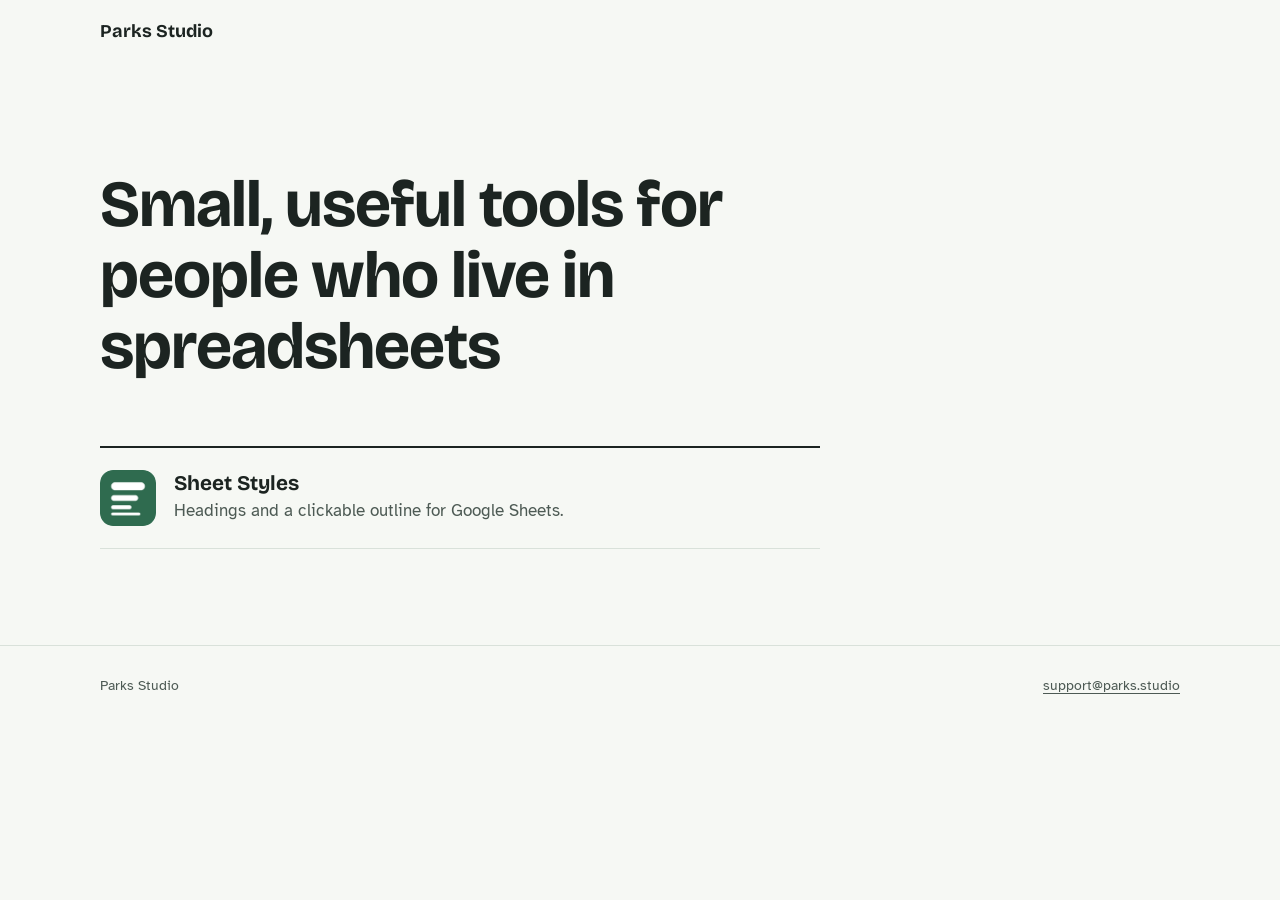
<file: index.html>
<!doctype html>
<html lang="en">
<head>
<meta charset="utf-8">
<meta name="viewport" content="width=device-width, initial-scale=1">
<title>Parks Studio</title>
<meta name="description" content="Parks Studio makes small, useful tools for people who live in spreadsheets.">
<link rel="icon" href="favicon.png">
<link rel="stylesheet" href="styles.css">
<style>
  .studio { padding-top: 12vh; }
  .studio h1 { max-width: 16ch; }
  .products { margin-top: 64px; border-top: 2px solid var(--ink); max-width: 720px; }
  .product { display: grid; grid-template-columns: 56px minmax(0, 1fr); gap: 18px; align-items: center;
             padding: 22px 0; border-bottom: 1px solid var(--grid); color: inherit; text-decoration: none; }
  .product img { width: 56px; height: 56px; border-radius: 13px; }
  .product b { font: 700 1.3rem/1.2 var(--display); display: block; }
  .product span { color: var(--ink-soft); }
  .product:hover b { color: var(--ledger); }
</style>
</head>
<body>
<header class="site-head">
  <div class="wrap"><a class="brand" href="./">Parks Studio</a></div>
</header>

<main class="wrap studio">
  <h1>Small, useful tools for people who live in spreadsheets</h1>
  <div class="products">
    <a class="product" href="sheet-styles/">
      <img src="sheet-styles/icon.png" alt="">
      <div><b>Sheet Styles</b><span>Headings and a clickable outline for Google Sheets.</span></div>
    </a>
  </div>
</main>

<footer class="site-foot">
  <div class="wrap">
    <span>Parks Studio</span>
    <nav aria-label="Contact"><a href="mailto:support@parks.studio">support@parks.studio</a></nav>
  </div>
</footer>
</body>
</html>
</file>
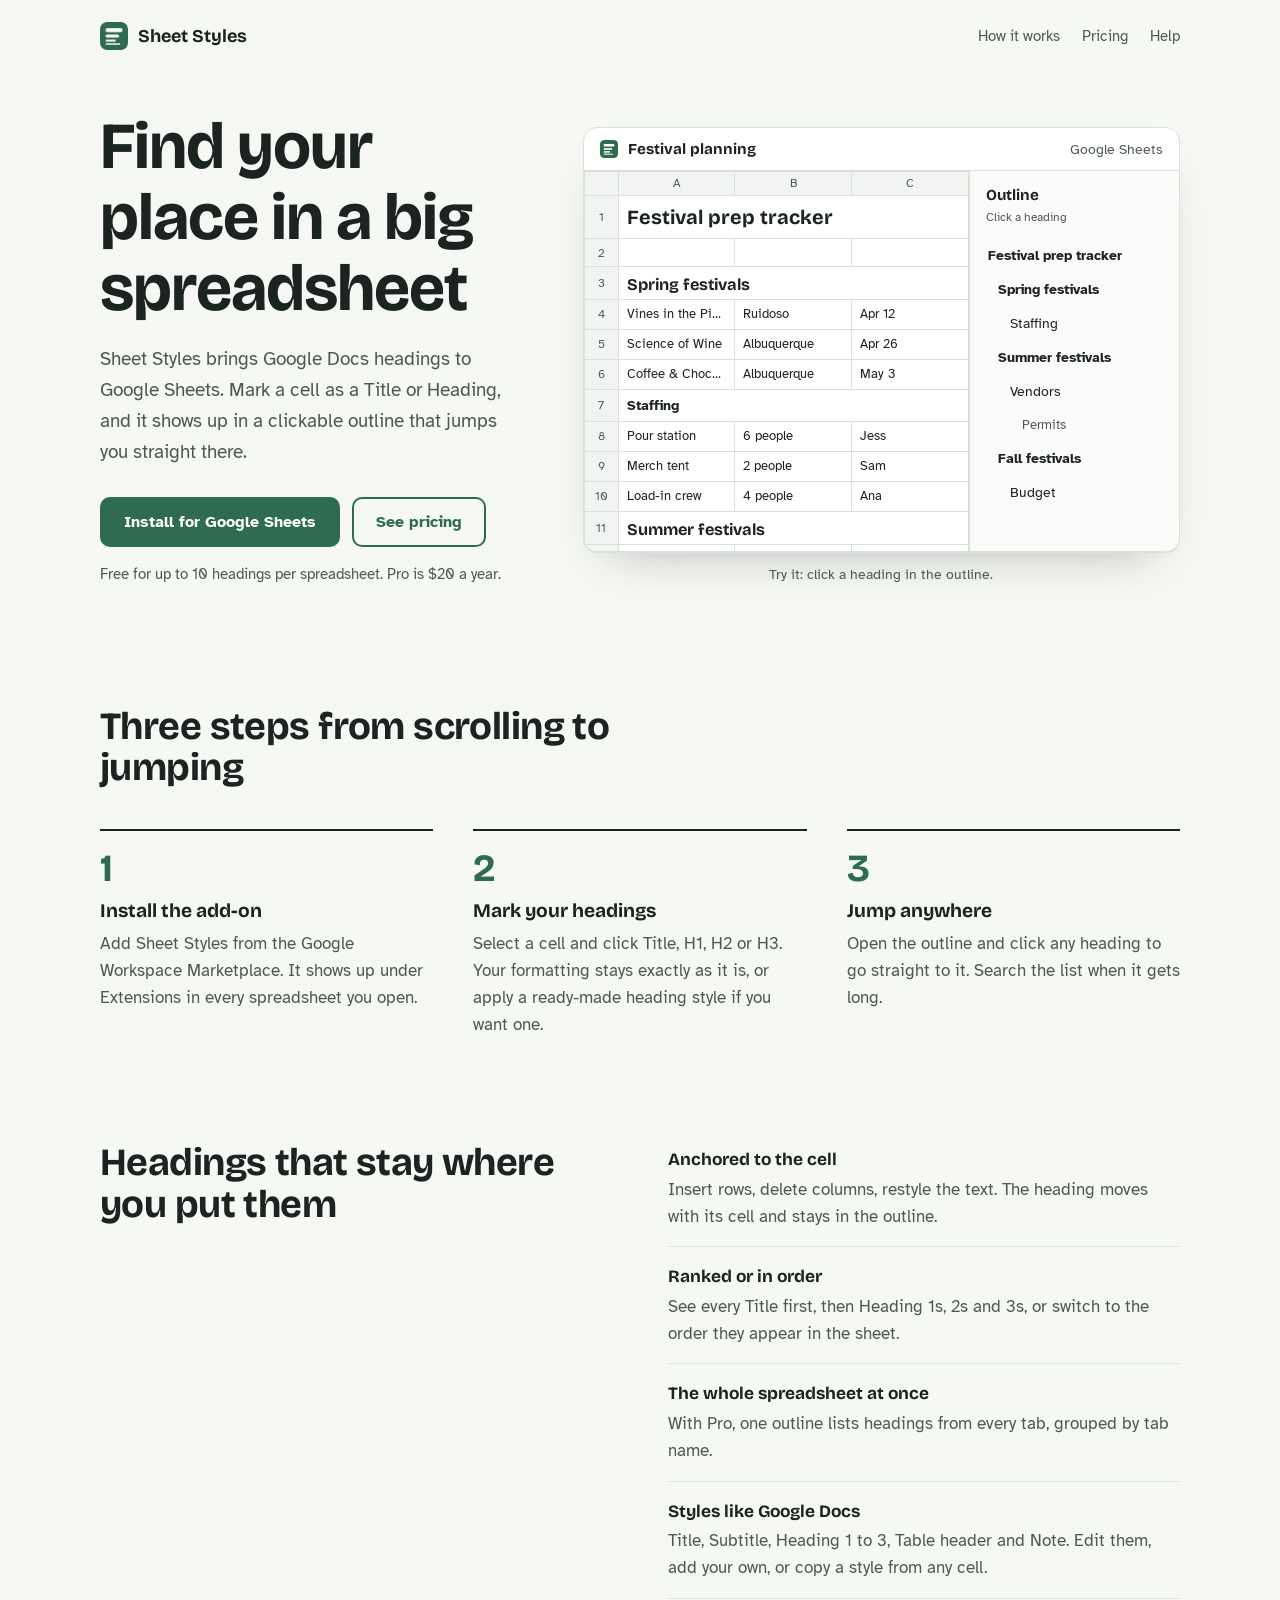
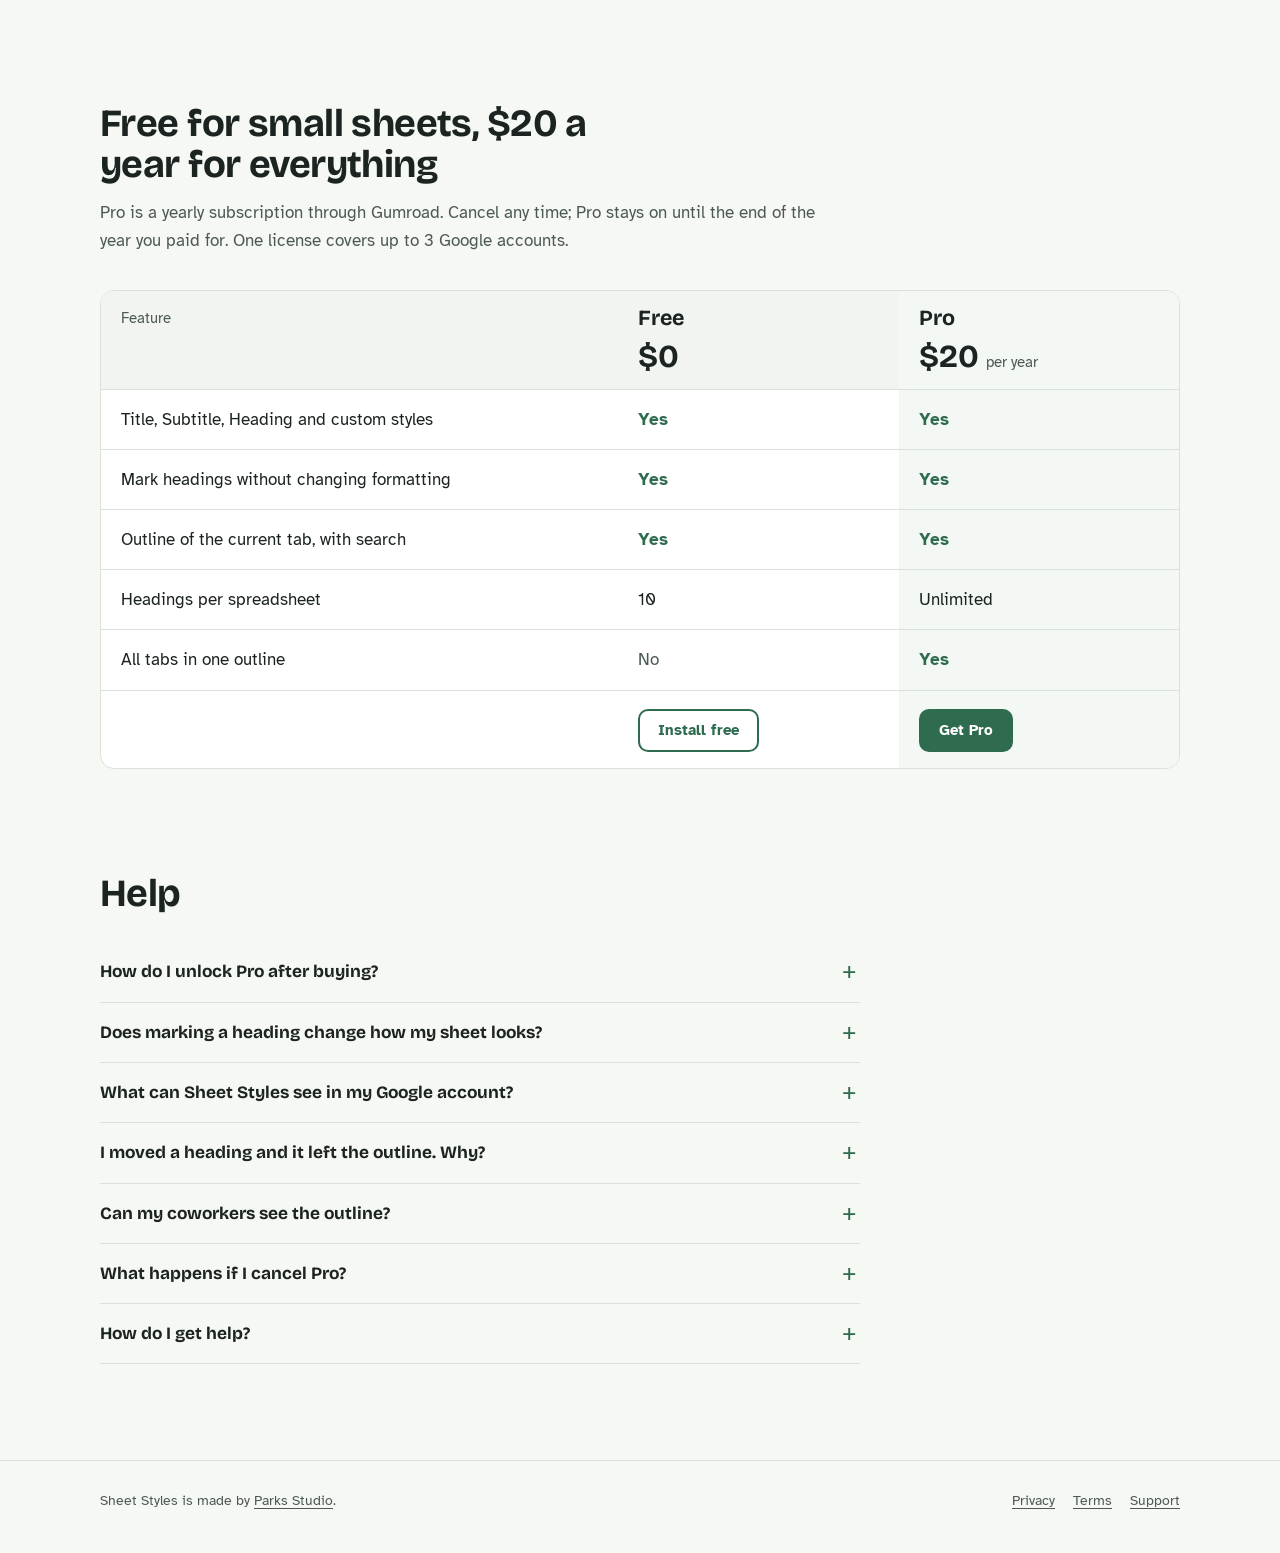
<file: sheet-styles/index.html>
<!doctype html>
<html lang="en">
<head>
<meta charset="utf-8">
<meta name="viewport" content="width=device-width, initial-scale=1">
<title>Sheet Styles: headings and an outline for Google Sheets</title>
<meta name="description" content="Sheet Styles adds Google Docs-style Title and Heading styles to Google Sheets, plus a clickable outline that jumps to any heading in your spreadsheet.">
<link rel="icon" href="../favicon.png">
<link rel="stylesheet" href="../styles.css">
<style>
  /* ---------- Hero ---------- */
  .hero { padding-top: 40px; display: grid; grid-template-columns: minmax(0, 5fr) minmax(0, 7fr); gap: 56px; align-items: center; }
  .hero-copy .fineprint { margin-top: 16px; font-size: 0.92rem; color: var(--ink-soft); }

  /* The demo: a small working sheet with its outline */
  .demo { background: var(--white); border: 1px solid var(--grid); border-radius: 14px; overflow: hidden;
          box-shadow: 0 1px 0 var(--grid), 0 24px 48px -28px rgba(28, 36, 33, 0.35); }
  .demo-bar { display: flex; align-items: center; gap: 10px; padding: 12px 16px; border-bottom: 1px solid var(--grid);
              font: 700 0.95rem/1 var(--display); }
  .demo-bar img { width: 18px; height: 18px; border-radius: 4px; }
  .demo-bar span { color: var(--ink-soft); font: 400 0.85rem/1 var(--body); margin-left: auto; }
  .demo-body { display: grid; grid-template-columns: minmax(0, 1fr) 210px; height: 380px; }

  .sheet { overflow-y: auto; position: relative; scrollbar-width: thin; }
  .sheet table { border-collapse: collapse; width: 100%; font-size: 0.82rem; table-layout: fixed; }
  .sheet th { position: sticky; top: 0; z-index: 1; background: #f1f4f1; color: var(--ink-soft); font-weight: 400;
              font-size: 0.75rem; height: 24px; border: 1px solid var(--grid); }
  .sheet th:first-child, .sheet td:first-child { width: 34px; text-align: center; color: var(--ink-soft);
              background: #f1f4f1; font-size: 0.72rem; }
  .sheet td { border: 1px solid var(--grid); padding: 4px 8px; height: 28px; white-space: nowrap; overflow: hidden;
              text-overflow: ellipsis; transition: background-color 0.6s ease; }
  .sheet td.t  { font: 700 1.25rem/1.1 var(--display); padding: 10px 8px; }
  .sheet td.h1 { font: 700 1.02rem/1.2 var(--display); padding-top: 8px; }
  .sheet td.h2 { font-weight: 700; font-size: 0.9rem; }
  .sheet td.h3 { font-style: italic; color: var(--ink-soft); }
  .sheet tr.hit td:not(:first-child) { background: var(--mark); }

  .outline { border-left: 1px solid var(--grid); background: #fbfcfa; padding: 14px 10px; overflow-y: auto; }
  .outline h3 { font-size: 0.95rem; margin: 2px 6px 4px; }
  .outline p { font-size: 0.76rem; color: var(--ink-soft); margin: 0 6px 12px; }
  .outline button { display: block; width: 100%; text-align: left; background: none; border: 0; cursor: pointer;
                    font: inherit; color: var(--ink); padding: 6px 8px; border-radius: 6px; font-size: 0.86rem;
                    white-space: nowrap; overflow: hidden; text-overflow: ellipsis; }
  .outline button:hover { background: #eef2ee; }
  .outline button[aria-current="true"] { background: #e3eee7; color: var(--ledger-deep); }
  .outline .l0 { font-weight: 700; }
  .outline .l1 { padding-left: 18px; font-weight: 700; }
  .outline .l2 { padding-left: 30px; }
  .outline .l3 { padding-left: 42px; color: var(--ink-soft); font-size: 0.8rem; }
  .demo-hint { text-align: center; font-size: 0.85rem; color: var(--ink-soft); margin: 12px auto 0; }

  /* ---------- Steps ---------- */
  .steps { list-style: none; padding: 0; margin: 40px 0 0; display: grid; grid-template-columns: repeat(3, minmax(0, 1fr)); gap: 40px; counter-reset: step; }
  .steps li { counter-increment: step; border-top: 2px solid var(--ink); padding-top: 18px; }
  .steps li::before { content: counter(step); display: block; font: 700 2.4rem/1 var(--display); color: var(--ledger); margin-bottom: 14px; }
  .steps p { margin: 8px 0 0; color: var(--ink-soft); }

  /* ---------- Feature split ---------- */
  .split { display: grid; grid-template-columns: minmax(0, 1fr) minmax(0, 1fr); gap: 56px; align-items: start; }
  .split ul { margin: 0; padding: 0; list-style: none; }
  .split li { padding: 16px 0; border-bottom: 1px solid var(--grid); }
  .split li:first-child { padding-top: 4px; }
  .split li b { display: block; font-family: var(--display); font-size: 1.08rem; margin-bottom: 2px; }
  .split li span { color: var(--ink-soft); }

  /* ---------- Pricing as a sheet ---------- */
  .pricing-intro { margin: 14px 0 0; color: var(--ink-soft); }
  .plans { margin-top: 36px; border: 1px solid var(--grid); border-radius: 14px; overflow: hidden; background: var(--white); }
  .plans table { width: 100%; border-collapse: collapse; }
  .plans th, .plans td { padding: 16px 20px; border-bottom: 1px solid var(--grid); text-align: left; vertical-align: top; }
  .plans tr:last-child td { border-bottom: 0; }
  .plans thead th { background: #f1f4f1; font-weight: 400; color: var(--ink-soft); font-size: 0.92rem; }
  .plans thead th.plan { color: var(--ink); }
  .plans .plan-name { display: block; font: 700 1.35rem/1.1 var(--display); color: var(--ink); }
  .plans .price { display: block; font: 700 2rem/1 var(--display); margin-top: 10px; color: var(--ink); }
  .plans .price small { font: 400 0.95rem var(--body); color: var(--ink-soft); }
  .plans td:not(:first-child) { width: 26%; }
  .plans .pro { background: #f3f8f4; }
  .yes { color: var(--ledger); font-weight: 700; }
  .no { color: var(--ink-soft); }
  .plans .btn { margin-top: 2px; padding: 12px 18px; font-size: 0.95rem; }

  /* ---------- FAQ ---------- */
  .faq { margin-top: 28px; max-width: 760px; }
  .faq details { border-bottom: 1px solid var(--grid); }
  .faq summary { cursor: pointer; list-style: none; padding: 18px 32px 18px 0; position: relative;
                 font: 700 1.08rem/1.35 var(--display); }
  .faq summary::-webkit-details-marker { display: none; }
  .faq summary::after { content: '+'; position: absolute; right: 4px; top: 16px; font: 400 1.5rem/1 var(--body); color: var(--ledger); }
  .faq details[open] summary::after { content: '\2212'; }
  .faq details p { margin: 0 0 18px; color: var(--ink-soft); }

  @media (max-width: 880px) {
    .hero, .split { grid-template-columns: 1fr; gap: 36px; }
    .steps { grid-template-columns: 1fr; gap: 28px; }
  }
  @media (max-width: 560px) {
    .demo-body { grid-template-columns: minmax(0, 1fr) 150px; height: 340px; }
    .outline button { font-size: 0.8rem; }
    .sheet th:nth-child(4), .sheet td:nth-child(4):not([colspan]) { display: none; }
    .site-head nav { display: none; }
    .plans th, .plans td { padding: 12px 10px; font-size: 0.92rem; }
    .plans .price { font-size: 1.5rem; }
  }
</style>
</head>
<body>

<header class="site-head">
  <div class="wrap">
    <a class="brand" href="./"><img src="icon.png" alt="">Sheet Styles</a>
    <nav aria-label="Page">
      <a href="#how">How it works</a>
      <a href="#pricing">Pricing</a>
      <a href="#faq">Help</a>
    </nav>
  </div>
</header>

<main>
  <div class="wrap hero">
    <div class="hero-copy">
      <h1>Find your place in a big spreadsheet</h1>
      <p class="lede">Sheet Styles brings Google Docs headings to Google Sheets. Mark a cell as a Title or Heading, and it shows up in a clickable outline that jumps you straight there.</p>
      <div class="actions">
        <!-- REPLACE href with the Google Workspace Marketplace listing link once it's approved -->
        <a class="btn btn-primary" href="#pricing" data-link="marketplace">Install for Google Sheets</a>
        <a class="btn btn-quiet" href="#pricing">See pricing</a>
      </div>
      <p class="fineprint">Free for up to 10 headings per spreadsheet. Pro is $20 a year.</p>
    </div>

    <figure class="demo-wrap" style="margin:0">
      <div class="demo" role="group" aria-label="Interactive example of the Sheet Styles outline">
        <div class="demo-bar"><img src="icon.png" alt="">Festival planning<span>Google Sheets</span></div>
        <div class="demo-body">
          <div class="sheet" id="sheet" tabindex="0" aria-label="Example spreadsheet">
            <table>
              <thead><tr><th></th><th>A</th><th>B</th><th>C</th></tr></thead>
              <tbody id="rows"></tbody>
            </table>
          </div>
          <nav class="outline" aria-label="Example outline">
            <h3>Outline</h3>
            <p>Click a heading</p>
            <div id="outline"></div>
          </nav>
        </div>
      </div>
      <figcaption class="demo-hint">Try it: click a heading in the outline.</figcaption>
    </figure>
  </div>

  <section class="wrap" id="how">
    <h2>Three steps from scrolling to jumping</h2>
    <ol class="steps">
      <li><h3>Install the add-on</h3><p>Add Sheet Styles from the Google Workspace Marketplace. It shows up under Extensions in every spreadsheet you open.</p></li>
      <li><h3>Mark your headings</h3><p>Select a cell and click Title, H1, H2 or H3. Your formatting stays exactly as it is, or apply a ready-made heading style if you want one.</p></li>
      <li><h3>Jump anywhere</h3><p>Open the outline and click any heading to go straight to it. Search the list when it gets long.</p></li>
    </ol>
  </section>

  <section class="wrap split">
    <h2>Headings that stay where you put them</h2>
    <ul>
      <li><b>Anchored to the cell</b><span>Insert rows, delete columns, restyle the text. The heading moves with its cell and stays in the outline.</span></li>
      <li><b>Ranked or in order</b><span>See every Title first, then Heading 1s, 2s and 3s, or switch to the order they appear in the sheet.</span></li>
      <li><b>The whole spreadsheet at once</b><span>With Pro, one outline lists headings from every tab, grouped by tab name.</span></li>
      <li><b>Styles like Google Docs</b><span>Title, Subtitle, Heading 1 to 3, Table header and Note. Edit them, add your own, or copy a style from any cell.</span></li>
    </ul>
  </section>

  <section class="wrap" id="pricing">
    <h2>Free for small sheets, $20 a year for everything</h2>
    <p class="pricing-intro">Pro is a yearly subscription through Gumroad. Cancel any time; Pro stays on until the end of the year you paid for. One license covers up to 3 Google accounts.</p>
    <div class="plans">
      <table>
        <thead>
          <tr>
            <th scope="col">Feature</th>
            <th scope="col" class="plan"><span class="plan-name">Free</span><span class="price">$0</span></th>
            <th scope="col" class="plan pro"><span class="plan-name">Pro</span><span class="price">$20 <small>per year</small></span></th>
          </tr>
        </thead>
        <tbody>
          <tr><td>Title, Subtitle, Heading and custom styles</td><td class="yes">Yes</td><td class="yes pro">Yes</td></tr>
          <tr><td>Mark headings without changing formatting</td><td class="yes">Yes</td><td class="yes pro">Yes</td></tr>
          <tr><td>Outline of the current tab, with search</td><td class="yes">Yes</td><td class="yes pro">Yes</td></tr>
          <tr><td>Headings per spreadsheet</td><td>10</td><td class="pro">Unlimited</td></tr>
          <tr><td>All tabs in one outline</td><td class="no">No</td><td class="yes pro">Yes</td></tr>
          <tr>
            <td></td>
            <!-- REPLACE both hrefs: Marketplace listing link, then the Gumroad product link -->
            <td><a class="btn btn-quiet" href="#how" data-link="marketplace">Install free</a></td>
            <td class="pro"><a class="btn btn-primary" href="#pricing" data-link="gumroad">Get Pro</a></td>
          </tr>
        </tbody>
      </table>
    </div>
  </section>

  <section class="wrap" id="faq">
    <h2>Help</h2>
    <div class="faq">
      <details>
        <summary>How do I unlock Pro after buying?</summary>
        <p>Your Gumroad receipt includes a license key. In any spreadsheet, open Extensions &gt; Sheet Styles &gt; Open outline and styles, click Upgrade, paste the key and click Activate. Pro then works in every spreadsheet on that Google account.</p>
      </details>
      <details>
        <summary>Does marking a heading change how my sheet looks?</summary>
        <p>No. The Title, H1, H2 and H3 buttons in the outline only add the cell to the outline. Your fonts, colors and sizes stay exactly as they are. The Styles tab is there if you do want to restyle a cell.</p>
      </details>
      <details>
        <summary>What can Sheet Styles see in my Google account?</summary>
        <p>Only the spreadsheet you have open, and only while you use the add-on. It can't open your other files, your email or your Drive. Details are in the <a href="privacy.html">privacy policy</a>.</p>
      </details>
      <details>
        <summary>I moved a heading and it left the outline. Why?</summary>
        <p>Headings follow their cell when you insert or delete rows and columns. If you cut a heading and paste it somewhere else, the mark stays behind on the old cell. Unmark the old cell and mark the new one.</p>
      </details>
      <details>
        <summary>Can my coworkers see the outline?</summary>
        <p>The headings are saved inside the spreadsheet, so anyone who installs Sheet Styles sees the same outline. People without the add-on just see your sheet as usual.</p>
      </details>
      <details>
        <summary>What happens if I cancel Pro?</summary>
        <p>Pro stays on until the end of the year you paid for, then the add-on returns to the free plan. Every heading you already marked stays in the outline. You just can't add more past 10 per spreadsheet, and the All tabs view turns off.</p>
      </details>
      <details>
        <summary>How do I get help?</summary>
        <p>Email <a href="mailto:support@parks.studio">support@parks.studio</a>. Replies usually come within two business days.</p>
      </details>
    </div>
  </section>
</main>

<footer class="site-foot">
  <div class="wrap">
    <span>Sheet Styles is made by <a href="../">Parks Studio</a>.</span>
    <nav aria-label="Legal">
      <a href="privacy.html">Privacy</a>
      <a href="terms.html">Terms</a>
      <a href="mailto:support@parks.studio">Support</a>
    </nav>
  </div>
</footer>

<script>
  // Links to fill in before launch. Empty = the button stays on this page.
  const LINKS = {
    marketplace: '',
    gumroad: ''
  };
  document.querySelectorAll('[data-link]').forEach(a => {
    const url = LINKS[a.dataset.link];
    if (url) { a.href = url; a.target = '_blank'; a.rel = 'noopener'; }
  });

  // ---------- Demo sheet ----------
  const ROWS = [
    ['t', 'Festival prep tracker'],
    ['', '', '', ''],
    ['h1', 'Spring festivals'],
    ['', 'Vines in the Pines', 'Ruidoso', 'Apr 12'],
    ['', 'Science of Wine', 'Albuquerque', 'Apr 26'],
    ['', 'Coffee & Chocolate', 'Albuquerque', 'May 3'],
    ['h2', 'Staffing'],
    ['', 'Pour station', '6 people', 'Jess'],
    ['', 'Merch tent', '2 people', 'Sam'],
    ['', 'Load-in crew', '4 people', 'Ana'],
    ['h1', 'Summer festivals'],
    ['', 'Ruidoso Art Fest', 'Ruidoso', 'Jul 25'],
    ['', 'CloudWine Fest', 'Cloudcroft', 'Aug 9'],
    ['', 'Las Golondrinas', 'Santa Fe', 'Aug 9'],
    ['h2', 'Vendors'],
    ['', 'Ice delivery', 'Confirmed', ''],
    ['', 'Tent rental', 'Pending', ''],
    ['', 'Portable sinks', 'Confirmed', ''],
    ['h3', 'Permits'],
    ['', 'Health permit', 'Filed', 'Jun 30'],
    ['', 'Liquor permit', 'Approved', 'Jul 1'],
    ['h1', 'Fall festivals'],
    ['', 'Labor Day Festival', 'Albuquerque', 'Sep 5'],
    ['', 'Harvest Festival', 'Las Cruces', 'Oct 3'],
    ['h2', 'Budget'],
    ['', 'Booth fees', '$1,850', ''],
    ['', 'Staff wages', '$4,200', ''],
    ['', 'Glassware', '$640', ''],
    ['', '', '', ''],
    ['', '', '', '']
  ];
  const LEVEL = { t: 0, h1: 1, h2: 2, h3: 3 };
  const tbody = document.getElementById('rows');
  const outline = document.getElementById('outline');
  const sheet = document.getElementById('sheet');

  ROWS.forEach((r, i) => {
    const tr = document.createElement('tr');
    tr.id = 'row-' + (i + 1);
    const num = document.createElement('td');
    num.textContent = i + 1;
    tr.append(num);
    if (r[0]) {
      const td = document.createElement('td');
      td.colSpan = 3;
      td.className = r[0];
      td.textContent = r[1];
      tr.append(td);
      const b = document.createElement('button');
      b.className = 'l' + LEVEL[r[0]];
      b.textContent = r[1];
      b.onclick = () => jump(tr, b);
      outline.append(b);
    } else {
      for (let c = 1; c <= 3; c++) {
        const td = document.createElement('td');
        td.textContent = r[c] || '';
        tr.append(td);
      }
    }
    tbody.append(tr);
  });

  let timer;
  function jump(tr, btn) {
    outline.querySelectorAll('button').forEach(x => x.removeAttribute('aria-current'));
    btn.setAttribute('aria-current', 'true');
    const head = sheet.querySelector('thead').offsetHeight;
    const smooth = !matchMedia('(prefers-reduced-motion: reduce)').matches;
    sheet.scrollTo({ top: tr.offsetTop - head, behavior: smooth ? 'smooth' : 'auto' });
    tbody.querySelectorAll('tr.hit').forEach(x => x.classList.remove('hit'));
    tr.classList.add('hit');
    clearTimeout(timer);
    timer = setTimeout(() => tr.classList.remove('hit'), 1400);
  }
</script>
</body>
</html>
</file>
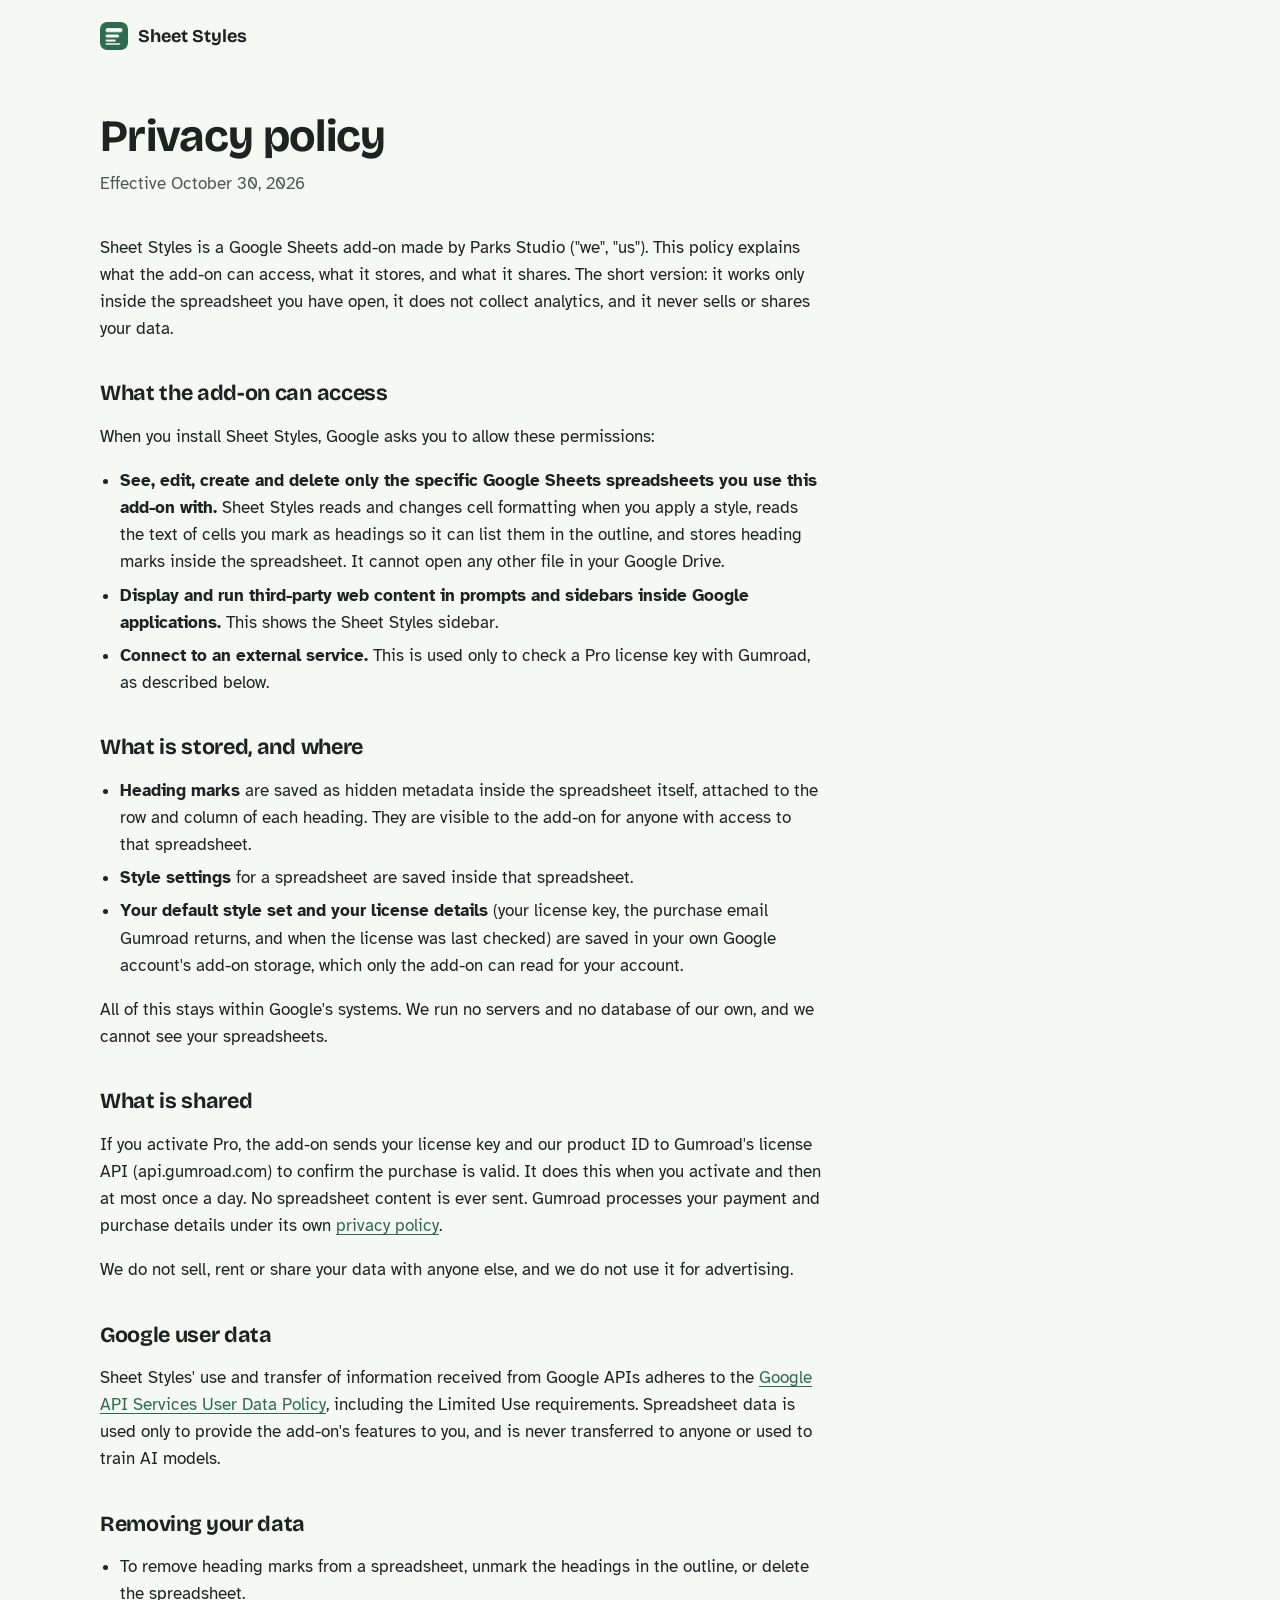
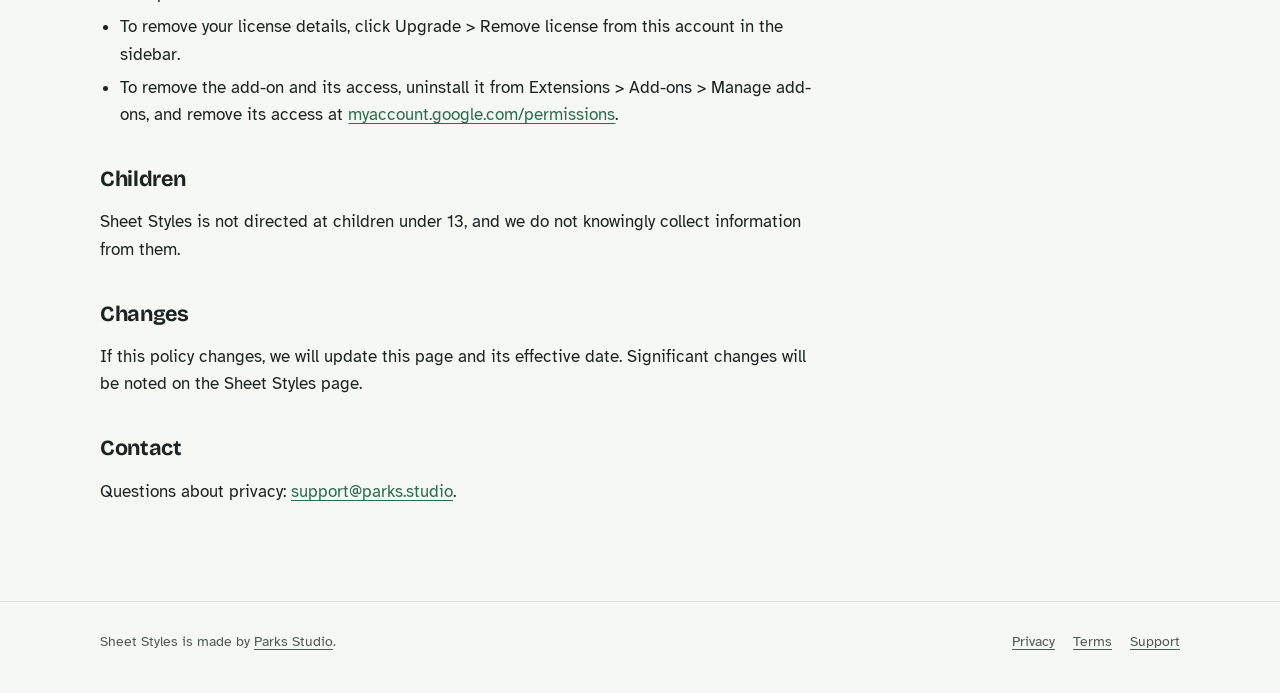
<file: sheet-styles/privacy.html>
<!doctype html>
<html lang="en">
<head>
<meta charset="utf-8">
<meta name="viewport" content="width=device-width, initial-scale=1">
<title>Sheet Styles privacy policy</title>
<meta name="description" content="What the Sheet Styles add-on for Google Sheets accesses, stores and shares.">
<link rel="icon" href="../favicon.png">
<link rel="stylesheet" href="../styles.css">
</head>
<body>
<header class="site-head">
  <div class="wrap">
    <a class="brand" href="./"><img src="icon.png" alt="">Sheet Styles</a>
  </div>
</header>

<main class="wrap legal">
  <h1>Privacy policy</h1>
  <p class="updated">Effective October 30, 2026</p>

  <p>Sheet Styles is a Google Sheets add-on made by Parks Studio ("we", "us"). This policy explains what the add-on can access, what it stores, and what it shares. The short version: it works only inside the spreadsheet you have open, it does not collect analytics, and it never sells or shares your data.</p>

  <h2>What the add-on can access</h2>
  <p>When you install Sheet Styles, Google asks you to allow these permissions:</p>
  <ul>
    <li><b>See, edit, create and delete only the specific Google Sheets spreadsheets you use this add-on with.</b> Sheet Styles reads and changes cell formatting when you apply a style, reads the text of cells you mark as headings so it can list them in the outline, and stores heading marks inside the spreadsheet. It cannot open any other file in your Google Drive.</li>
    <li><b>Display and run third-party web content in prompts and sidebars inside Google applications.</b> This shows the Sheet Styles sidebar.</li>
    <li><b>Connect to an external service.</b> This is used only to check a Pro license key with Gumroad, as described below.</li>
  </ul>

  <h2>What is stored, and where</h2>
  <ul>
    <li><b>Heading marks</b> are saved as hidden metadata inside the spreadsheet itself, attached to the row and column of each heading. They are visible to the add-on for anyone with access to that spreadsheet.</li>
    <li><b>Style settings</b> for a spreadsheet are saved inside that spreadsheet.</li>
    <li><b>Your default style set and your license details</b> (your license key, the purchase email Gumroad returns, and when the license was last checked) are saved in your own Google account's add-on storage, which only the add-on can read for your account.</li>
  </ul>
  <p>All of this stays within Google's systems. We run no servers and no database of our own, and we cannot see your spreadsheets.</p>

  <h2>What is shared</h2>
  <p>If you activate Pro, the add-on sends your license key and our product ID to Gumroad's license API (api.gumroad.com) to confirm the purchase is valid. It does this when you activate and then at most once a day. No spreadsheet content is ever sent. Gumroad processes your payment and purchase details under its own <a href="https://gumroad.com/privacy">privacy policy</a>.</p>
  <p>We do not sell, rent or share your data with anyone else, and we do not use it for advertising.</p>

  <h2>Google user data</h2>
  <p>Sheet Styles' use and transfer of information received from Google APIs adheres to the <a href="https://developers.google.com/terms/api-services-user-data-policy">Google API Services User Data Policy</a>, including the Limited Use requirements. Spreadsheet data is used only to provide the add-on's features to you, and is never transferred to anyone or used to train AI models.</p>

  <h2>Removing your data</h2>
  <ul>
    <li>To remove heading marks from a spreadsheet, unmark the headings in the outline, or delete the spreadsheet.</li>
    <li>To remove your license details, click Upgrade &gt; Remove license from this account in the sidebar.</li>
    <li>To remove the add-on and its access, uninstall it from Extensions &gt; Add-ons &gt; Manage add-ons, and remove its access at <a href="https://myaccount.google.com/permissions">myaccount.google.com/permissions</a>.</li>
  </ul>

  <h2>Children</h2>
  <p>Sheet Styles is not directed at children under 13, and we do not knowingly collect information from them.</p>

  <h2>Changes</h2>
  <p>If this policy changes, we will update this page and its effective date. Significant changes will be noted on the Sheet Styles page.</p>

  <h2>Contact</h2>
  <p>Questions about privacy: <a href="mailto:support@parks.studio">support@parks.studio</a>.</p>
</main>

<footer class="site-foot">
  <div class="wrap">
    <span>Sheet Styles is made by <a href="../">Parks Studio</a>.</span>
    <nav aria-label="Legal">
      <a href="privacy.html">Privacy</a>
      <a href="terms.html">Terms</a>
      <a href="mailto:support@parks.studio">Support</a>
    </nav>
  </div>
</footer>
</body>
</html>
</file>
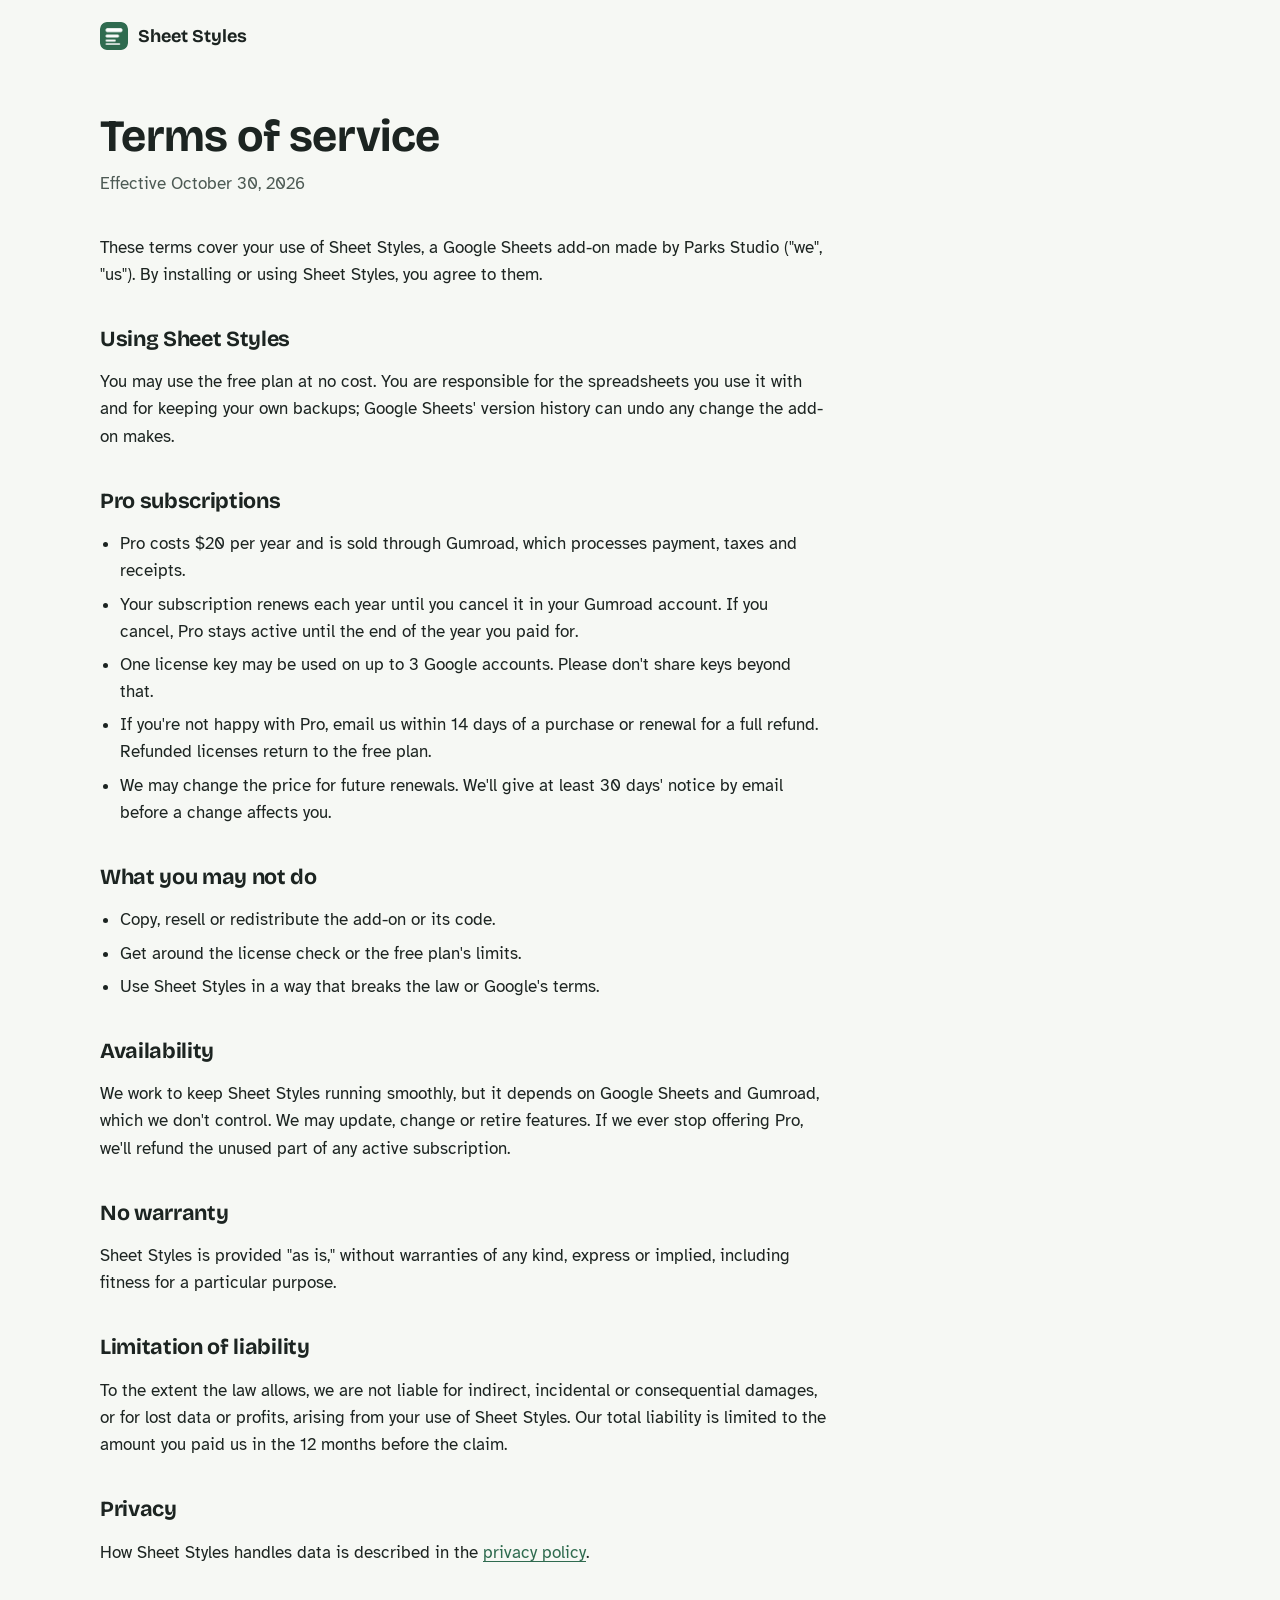
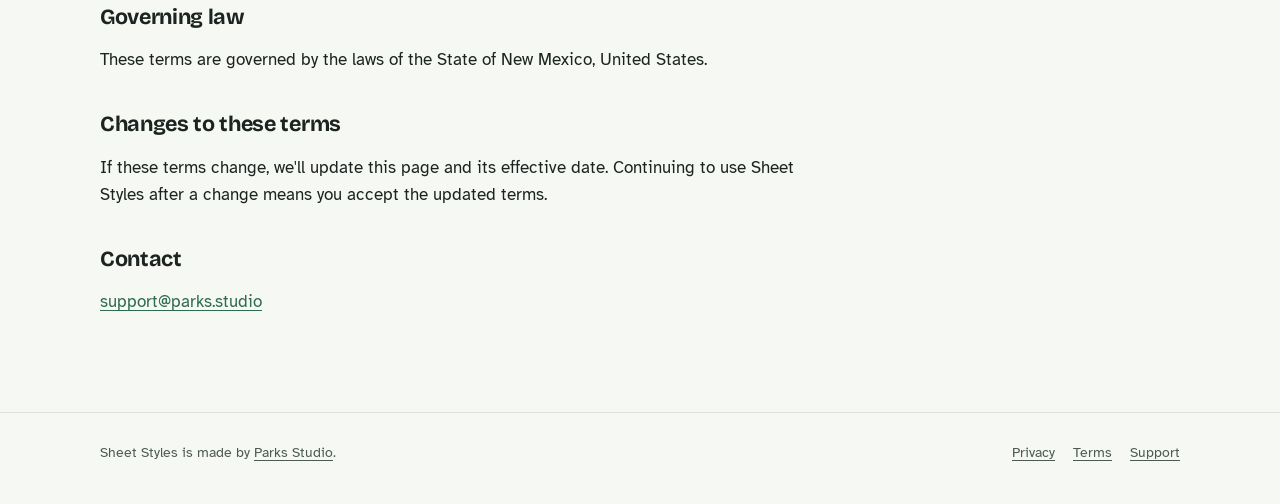
<file: sheet-styles/terms.html>
<!doctype html>
<html lang="en">
<head>
<meta charset="utf-8">
<meta name="viewport" content="width=device-width, initial-scale=1">
<title>Sheet Styles terms of service</title>
<meta name="description" content="Terms for using the Sheet Styles add-on for Google Sheets.">
<link rel="icon" href="../favicon.png">
<link rel="stylesheet" href="../styles.css">
</head>
<body>
<header class="site-head">
  <div class="wrap">
    <a class="brand" href="./"><img src="icon.png" alt="">Sheet Styles</a>
  </div>
</header>

<main class="wrap legal">
  <h1>Terms of service</h1>
  <p class="updated">Effective October 30, 2026</p>

  <p>These terms cover your use of Sheet Styles, a Google Sheets add-on made by Parks Studio ("we", "us"). By installing or using Sheet Styles, you agree to them.</p>

  <h2>Using Sheet Styles</h2>
  <p>You may use the free plan at no cost. You are responsible for the spreadsheets you use it with and for keeping your own backups; Google Sheets' version history can undo any change the add-on makes.</p>

  <h2>Pro subscriptions</h2>
  <ul>
    <li>Pro costs $20 per year and is sold through Gumroad, which processes payment, taxes and receipts.</li>
    <li>Your subscription renews each year until you cancel it in your Gumroad account. If you cancel, Pro stays active until the end of the year you paid for.</li>
    <li>One license key may be used on up to 3 Google accounts. Please don't share keys beyond that.</li>
    <li>If you're not happy with Pro, email us within 14 days of a purchase or renewal for a full refund. Refunded licenses return to the free plan.</li>
    <li>We may change the price for future renewals. We'll give at least 30 days' notice by email before a change affects you.</li>
  </ul>

  <h2>What you may not do</h2>
  <ul>
    <li>Copy, resell or redistribute the add-on or its code.</li>
    <li>Get around the license check or the free plan's limits.</li>
    <li>Use Sheet Styles in a way that breaks the law or Google's terms.</li>
  </ul>

  <h2>Availability</h2>
  <p>We work to keep Sheet Styles running smoothly, but it depends on Google Sheets and Gumroad, which we don't control. We may update, change or retire features. If we ever stop offering Pro, we'll refund the unused part of any active subscription.</p>

  <h2>No warranty</h2>
  <p>Sheet Styles is provided "as is," without warranties of any kind, express or implied, including fitness for a particular purpose.</p>

  <h2>Limitation of liability</h2>
  <p>To the extent the law allows, we are not liable for indirect, incidental or consequential damages, or for lost data or profits, arising from your use of Sheet Styles. Our total liability is limited to the amount you paid us in the 12 months before the claim.</p>

  <h2>Privacy</h2>
  <p>How Sheet Styles handles data is described in the <a href="privacy.html">privacy policy</a>.</p>

  <h2>Governing law</h2>
  <p>These terms are governed by the laws of the State of New Mexico, United States.</p>

  <h2>Changes to these terms</h2>
  <p>If these terms change, we'll update this page and its effective date. Continuing to use Sheet Styles after a change means you accept the updated terms.</p>

  <h2>Contact</h2>
  <p><a href="mailto:support@parks.studio">support@parks.studio</a></p>
</main>

<footer class="site-foot">
  <div class="wrap">
    <span>Sheet Styles is made by <a href="../">Parks Studio</a>.</span>
    <nav aria-label="Legal">
      <a href="privacy.html">Privacy</a>
      <a href="terms.html">Terms</a>
      <a href="mailto:support@parks.studio">Support</a>
    </nav>
  </div>
</footer>
</body>
</html>
</file>
<file: styles.css>
/* parks.studio — shared styles */
@import url('https://fonts.googleapis.com/css2?family=Bricolage+Grotesque:opsz,wght@12..96,500;12..96,700&family=Atkinson+Hyperlegible:ital,wght@0,400;0,700;1,400&display=swap');

:root {
  --ink: #1c2421;
  --ink-soft: #4d5a54;
  --paper: #f6f8f4;
  --white: #ffffff;
  --grid: #d9e1da;
  --ledger: #2f6b4f;
  --ledger-deep: #234f3b;
  --mark: #ffe58a;
  --display: 'Bricolage Grotesque', system-ui, sans-serif;
  --body: 'Atkinson Hyperlegible', system-ui, sans-serif;
  --measure: 66ch;
}

* { box-sizing: border-box; }
html { scroll-behavior: smooth; }
@media (prefers-reduced-motion: reduce) { html { scroll-behavior: auto; } * { transition: none !important; } }

body {
  margin: 0;
  background: var(--paper);
  color: var(--ink);
  font: 400 1.0625rem/1.6 var(--body);
  -webkit-font-smoothing: antialiased;
}

a { color: var(--ledger); text-underline-offset: 3px; }
a:hover { color: var(--ledger-deep); }
:focus-visible { outline: 3px solid var(--ledger); outline-offset: 3px; border-radius: 4px; }

.wrap { width: min(1080px, 100% - 32px); margin-inline: auto; }

/* Header / footer */
.site-head { padding: 22px 0; }
.site-head .wrap { display: flex; align-items: center; justify-content: space-between; gap: 16px; }
.brand { display: inline-flex; align-items: center; gap: 10px; color: var(--ink); text-decoration: none;
         font: 700 1.125rem/1 var(--display); }
.brand img { width: 28px; height: 28px; border-radius: 7px; }
.site-head nav { display: flex; gap: 22px; font-size: 0.95rem; }
.site-head nav a { color: var(--ink-soft); text-decoration: none; }
.site-head nav a:hover { color: var(--ink); }

.site-foot { border-top: 1px solid var(--grid); margin-top: 96px; padding: 28px 0 40px; color: var(--ink-soft); font-size: 0.9rem; }
.site-foot .wrap { display: flex; flex-wrap: wrap; justify-content: space-between; gap: 12px; }
.site-foot nav { display: flex; flex-wrap: wrap; gap: 18px; }
.site-foot a { color: var(--ink-soft); }

/* Type */
h1, h2, h3 { font-family: var(--display); font-weight: 700; line-height: 1.08; letter-spacing: -0.015em; margin: 0; }
h1 { font-size: clamp(2.4rem, 5.4vw, 4.1rem); max-width: 14ch; }
h2 { font-size: clamp(1.7rem, 3.2vw, 2.4rem); max-width: 22ch; }
h3 { font-size: 1.2rem; letter-spacing: 0; }
p { max-width: var(--measure); }
.lede { font-size: 1.2rem; color: var(--ink-soft); margin: 20px 0 0; max-width: 46ch; }

/* Buttons */
.btn { display: inline-block; font: 700 1rem/1 var(--body); padding: 15px 22px; border-radius: 10px;
       text-decoration: none; border: 2px solid var(--ledger); }
.btn-primary { background: var(--ledger); color: var(--white); }
.btn-primary:hover { background: var(--ledger-deep); border-color: var(--ledger-deep); color: var(--white); }
.btn-quiet { color: var(--ledger); background: transparent; }
.btn-quiet:hover { background: var(--white); }
.actions { display: flex; flex-wrap: wrap; gap: 12px; margin-top: 30px; }

section { padding-top: 104px; }

/* Legal pages */
.legal { padding-top: 40px; }
.legal h1 { font-size: clamp(2rem, 4vw, 2.8rem); max-width: none; }
.legal .updated { color: var(--ink-soft); margin: 10px 0 36px; }
.legal h2 { font-size: 1.35rem; margin: 40px 0 10px; max-width: none; }
.legal ul { max-width: var(--measure); padding-left: 1.2em; }
.legal li { margin: 6px 0; }
</file>
